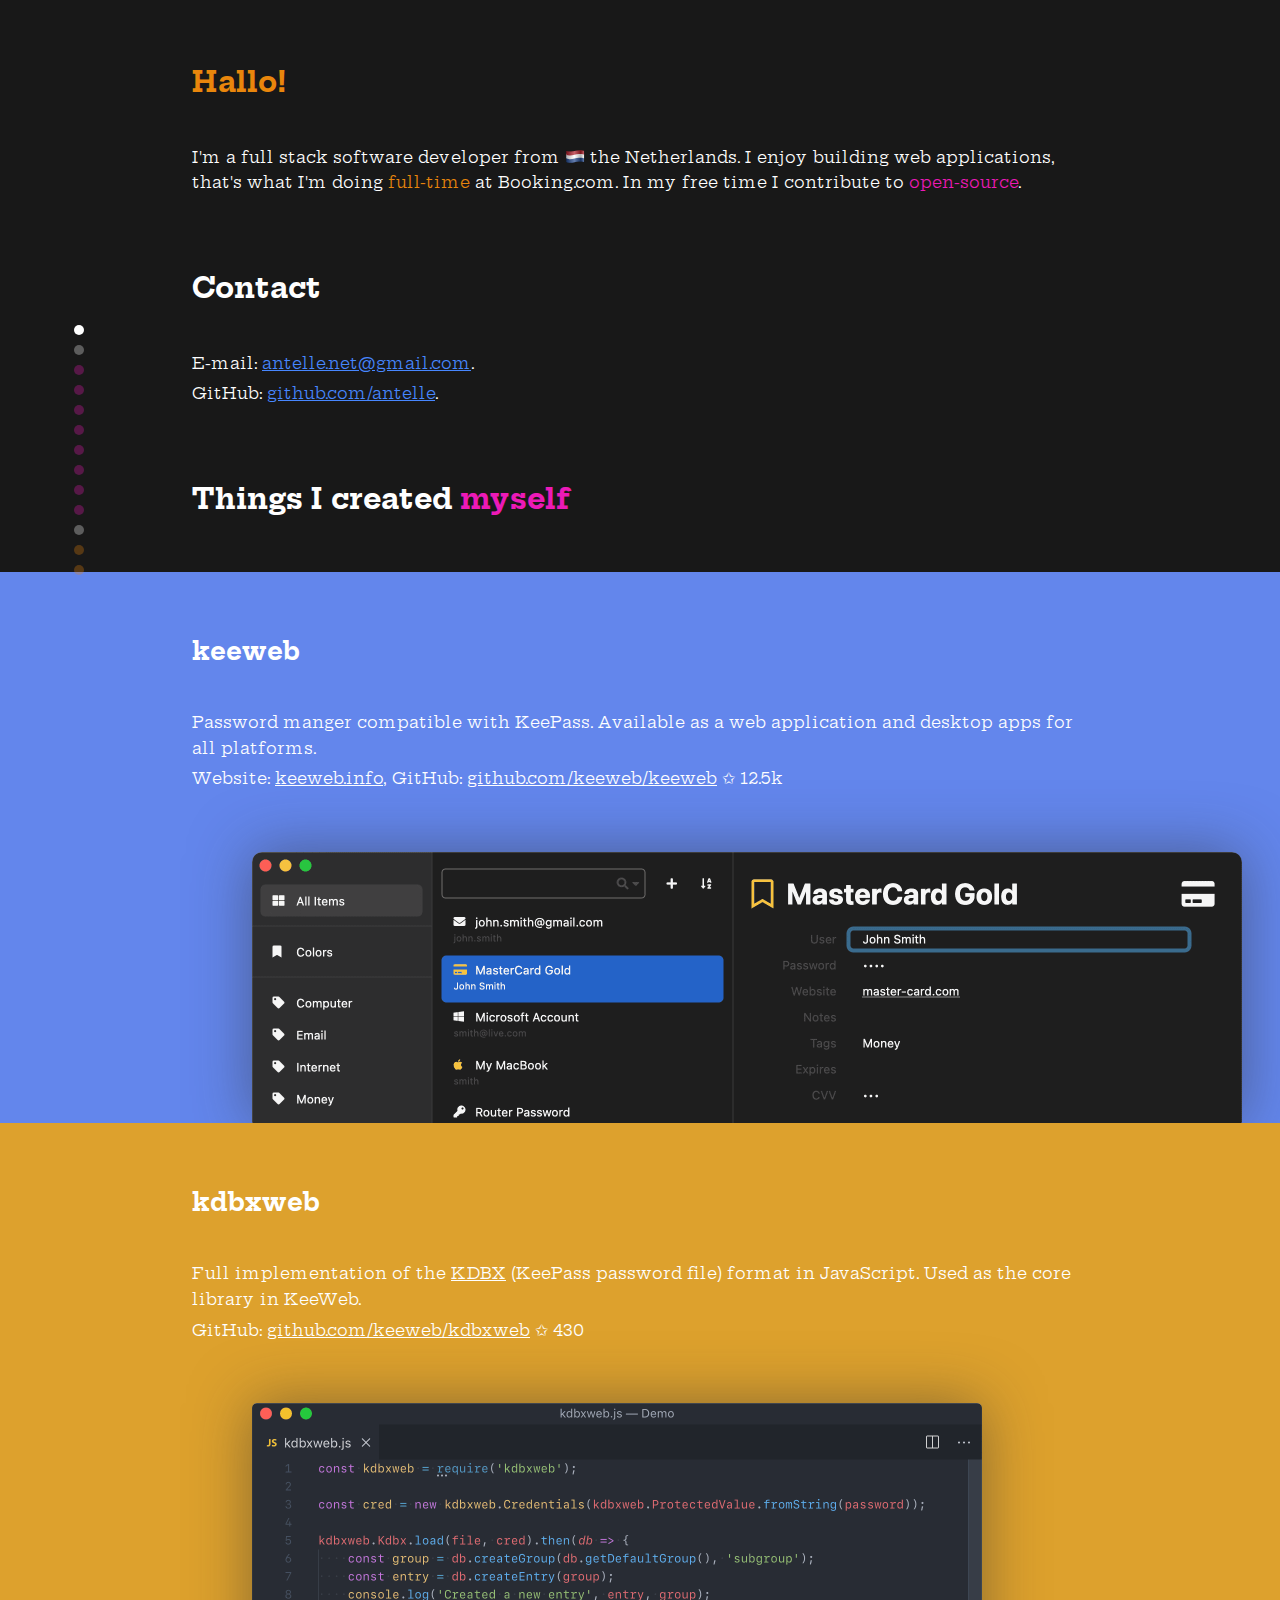
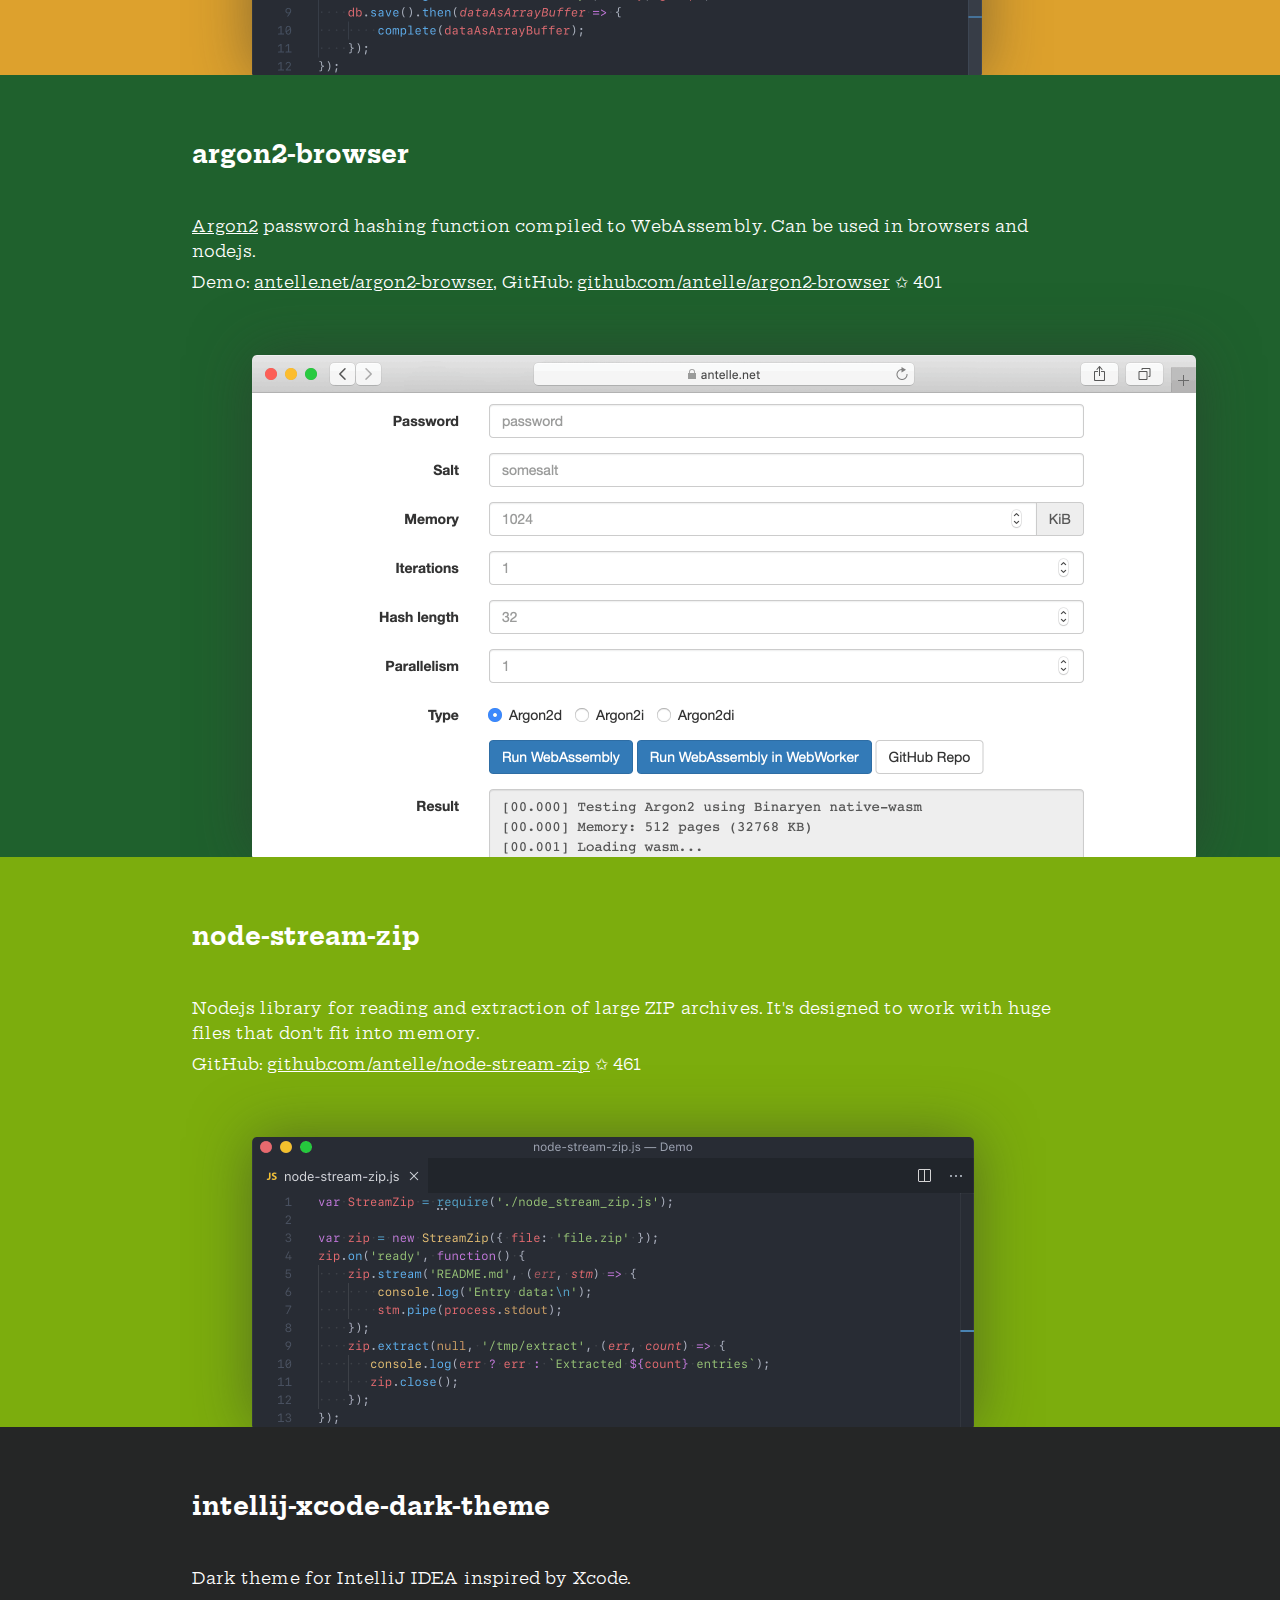
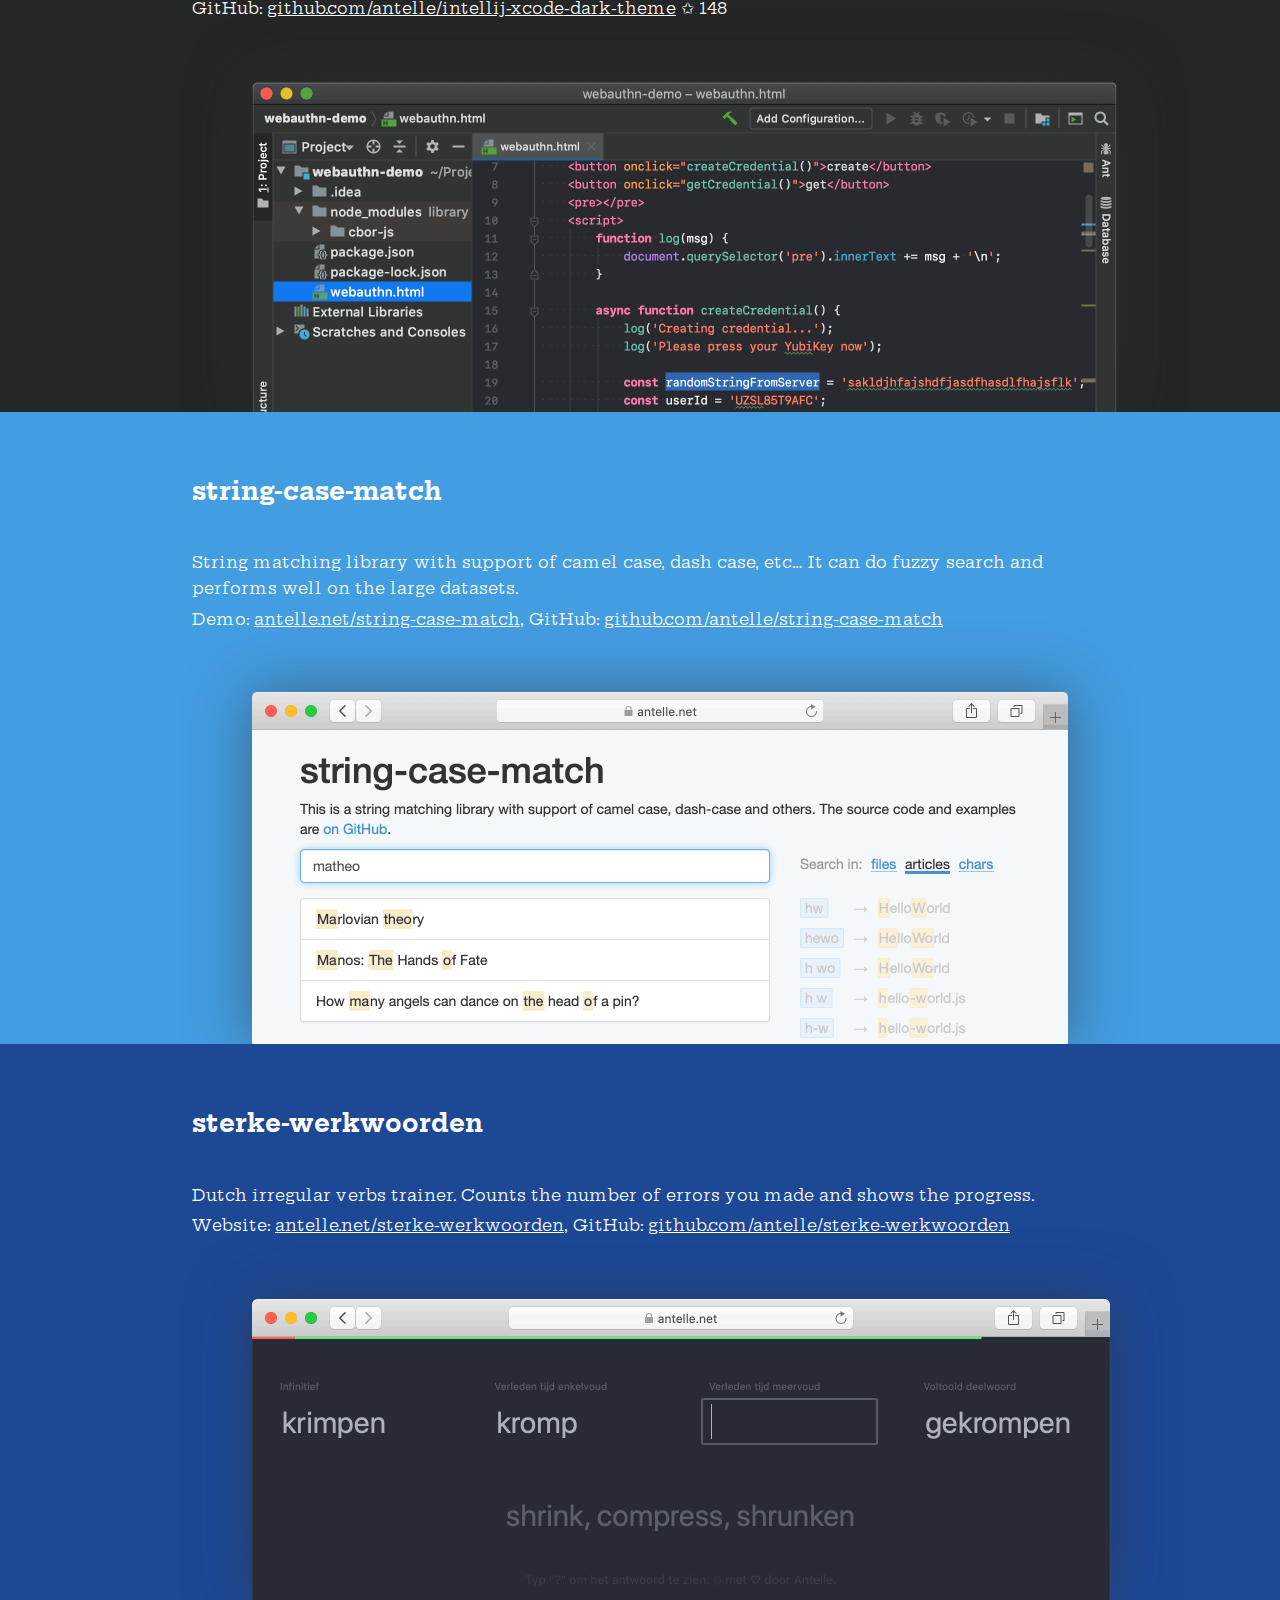
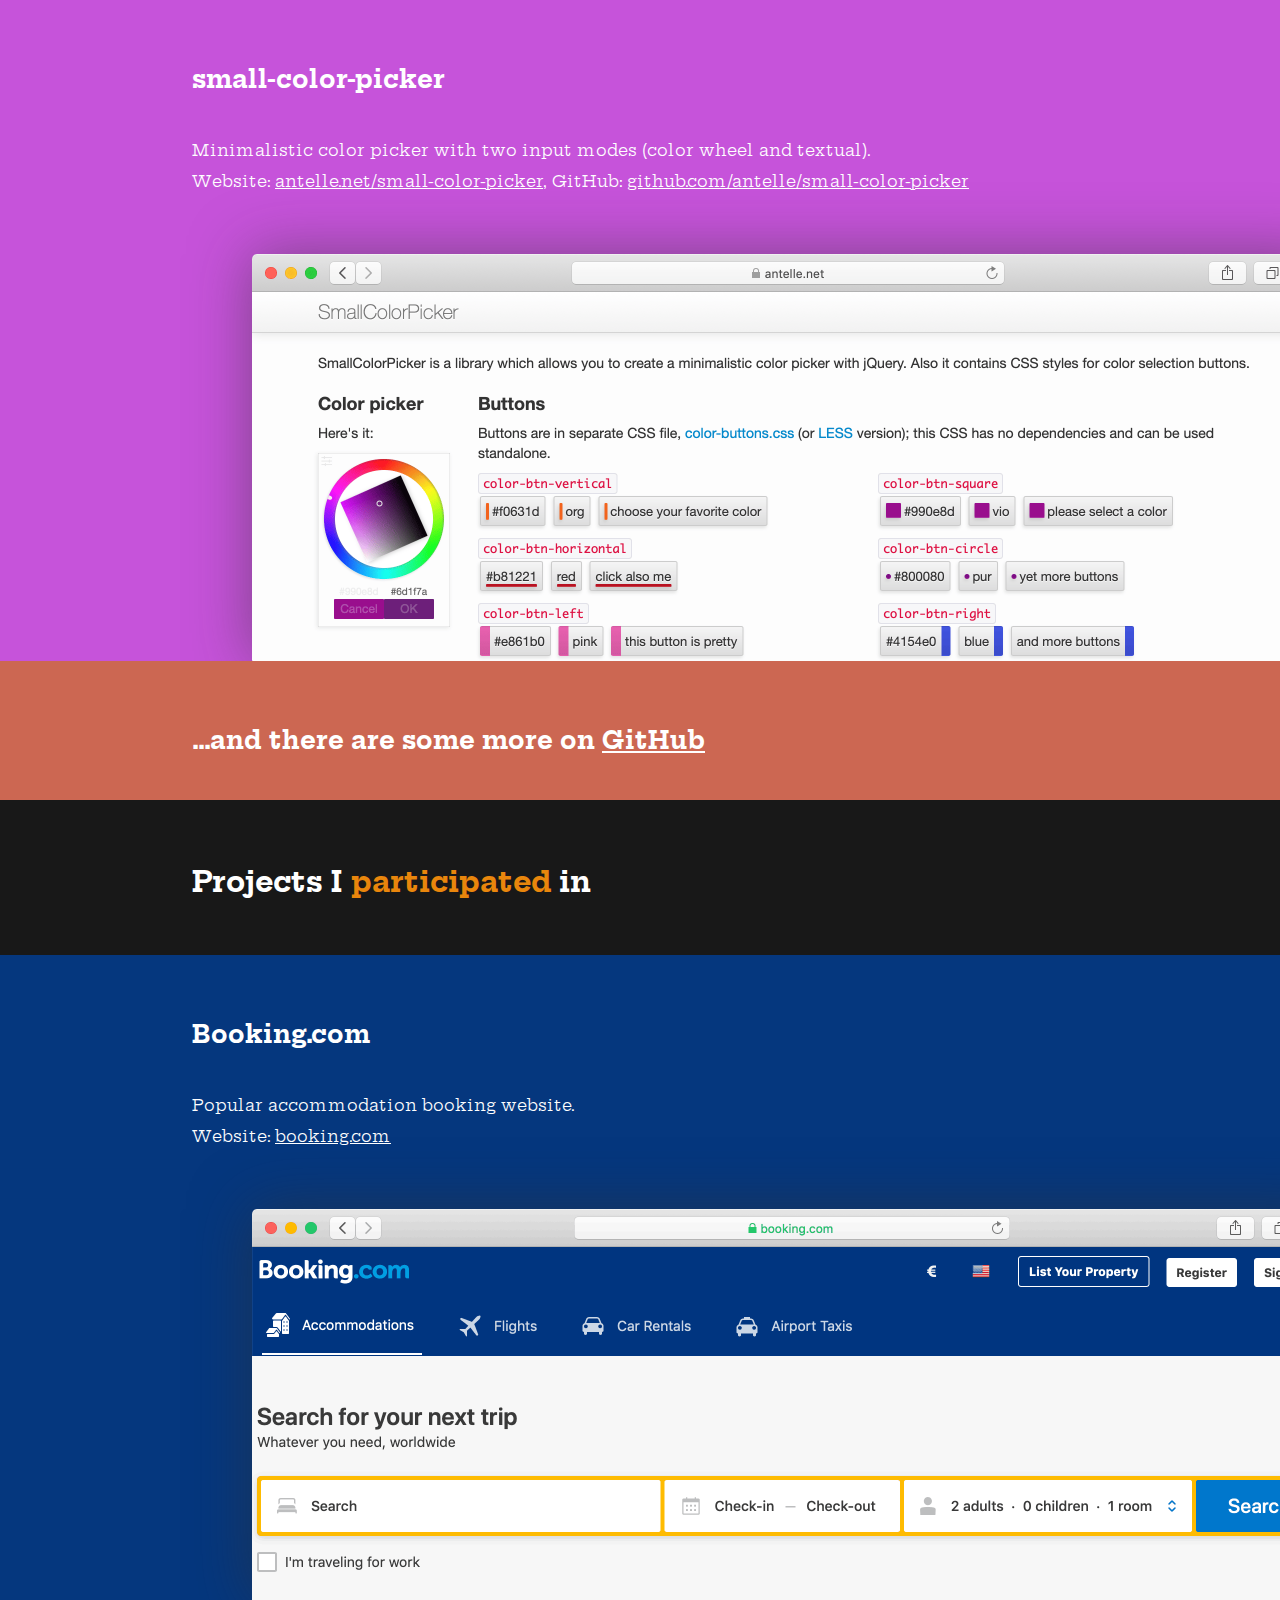
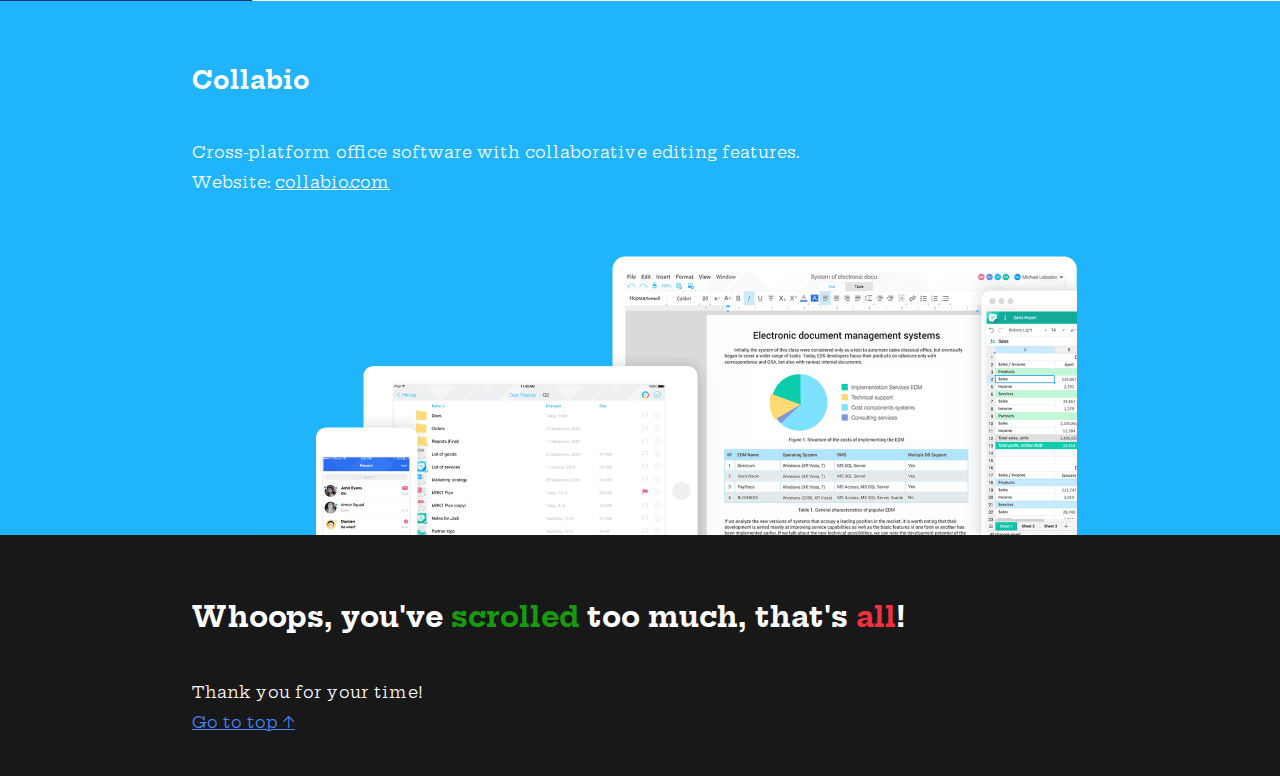
<file: index.html>
<!DOCTYPE html>
<html lang="en">
    <head>
        <title>Antelle.net</title>
        <meta http-equiv="Content-Type" content="text/html; charset=utf-8">
        <meta name="viewport" content="width=device-width, initial-scale=1.0">
        <meta name="description" content="Antelle.net, full stack software developer from the Netherlands, personal website">
        <meta property="og:image" content="https://antelle.net/og-image.png"/>
        <style>
            html, body, div, span, applet, object, iframe,
            h1, h2, h3, h4, h5, h6, p, blockquote, pre,
            a, abbr, acronym, address, big, cite, code,
            del, dfn, em, img, ins, kbd, q, s, samp,
            small, strike, strong, sub, sup, tt, var,
            b, u, i, center,
            dl, dt, dd, ol, ul, li,
            fieldset, form, label, legend,
            table, caption, tbody, tfoot, thead, tr, th, td,
            article, aside, canvas, details, embed,
            figure, figcaption, footer, header, hgroup,
            menu, nav, output, ruby, section, summary,
            time, mark, audio, video {
                margin: 0;
                padding: 0;
                border: 0;
                font-size: 100%;
                font: inherit;
                vertical-align: baseline;
                box-sizing: border-box;
            }
            article, aside, details, figcaption, figure,
            footer, header, hgroup, menu, nav, section {
                display: block;
            }
            body {
                line-height: 1;
            }
            ol, ul {
                list-style: none;
            }
            blockquote, q {
                quotes: none;
            }
            blockquote:before, blockquote:after,
            q:before, q:after {
                content: '';
                content: none;
            }
            table {
                border-collapse: collapse;
                border-spacing: 0;
            }

            @font-face {
                font-family: 'Hepta Slab';
                font-style: normal;
                font-weight: 400;
                font-display: swap;
                src: url([data-uri]) format('woff2');
                unicode-range: U+0000-00FF, U+0131, U+0152-0153, U+02BB-02BC, U+02C6, U+02DA, U+02DC, U+2000-206F, U+2074, U+20AC, U+2122, U+2191, U+2193, U+2212, U+2215, U+FEFF, U+FFFD;
            }
            @font-face {
                font-family: 'Hepta Slab';
                font-style: normal;
                font-weight: 700;
                font-display: swap;
                src: url([data-uri]) format('woff2');
                unicode-range: U+0000-00FF, U+0131, U+0152-0153, U+02BB-02BC, U+02C6, U+02DA, U+02DC, U+2000-206F, U+2074, U+20AC, U+2122, U+2191, U+2193, U+2212, U+2215, U+FEFF, U+FFFD;
            }
            html {
                scroll-behavior: smooth;
            }
            body {
                min-height: 100vh;
                background: #181818;
                font-family: 'Hepta Slab', -apple-system, sans-serif;
                font-size: 16px;
                line-height: 1.6;
                color: white;
            }
            h1 {
                font-size: 28px;
                font-weight: bold;
                margin: 50px 0 40px;
            }
            h2 {
                font-size: 24px;
                font-weight: bold;
                margin: 50px 0 40px;
            }
            ul {
                list-style: disc;
            }
            li {
                margin-left: 20px;
            }
            a {
                color: #4787ff;
                text-decoration: underline;
                cursor: pointer;
            }
            p {
                margin-top: 5px;
            }
            img {
                display: block;
            }
            article {
                padding: 10px 15% 10px;
                overflow-x: hidden;
            }
            article.project {
                padding-top: 10px;
                padding-bottom: 0;
            }
            .project a {
                color: #fff;
            }
            .project img {
                margin: 60px 60px 0;
                box-shadow: 0 0 60px 0 rgba(50, 50, 50, 0.5);
                border-radius: 5px 5px 1px 1px;
            }
            .project img.big-sur {
                border-radius: 10px 10px 1px 1px;
            }
            .project img.no-shadow {
                box-shadow: none;
            }
            .scroll-to-top {
                display: inline-block;
                margin-bottom: 30px;
            }
            .color-open-source {
                color: #ec1ab7;
            }
            .color-work {
                color: #e9860c;
            }
            .bullets {
                position: fixed;
                left: 5%;
                top: 50%;
                transform: translateY(-50%);
            }
            .bullet {
                display: block;
                border-radius: 10px;
                width: 10px;
                height: 10px;
                margin: 10px;
                background: #fff;
                opacity: 0.3;
                transition: opacity 300ms ease-in;
            }
            .bullet.active {
                opacity: 1;
            }
            .bullet.color-open-source {
                background: #ec1ab7;
            }
            .bullet.color-work {
                background: #e9860c;
            }

            @media only screen and (max-width: 812px) {
                h1 {
                    margin: 15px 0 15px;
                }
                article {
                    padding: 10px 10% 10%;
                }
                .scroll-to-top {
                    margin-bottom: 10px;
                }
                .bullets {
                    display: none;
                }
            }
        </style>
    </head>
    <body>
        <div>
            <section id="about">
                <article>
                    <h1 class="color-work">Hallo!</h1>
                    <p>I'm a full stack software developer from
                        <svg class="flag-img" width="20" height="14" viewBox="0 100 500 300" xmlns="http://www.w3.org/2000/svg"><path d="M34 399.003s6.871 12.255 75 20.999c65.273 8.376 161.747-26.41 241-33.999 67.511-6.466 126 13 126 13v-137s-39.856-15.942-78-18.002c-68.147-3.682-165.58 26.078-246 34.001C88.813 284.227 34 262 34 262v137.003z" fill="#21468b"/><path d="M34 309.003s6.871 12.255 75 20.999c65.273 8.376 161.747-26.41 241-34 67.511-6.465 126 13.001 126 13.001v-115S436.144 178.061 398 176c-68.147-3.681-165.58 26.078-246 34.001-63.187 6.226-118-15.998-118-15.998v115z" fill="#fff"/><path d="M34 216.004s6.871 12.255 75 20.999c65.273 8.375 161.747-26.41 241-34 67.511-6.465 126 13.001 126 13.001v-93.958s-39.856-15.939-78-18c-68.147-3.681-165.58 26.078-246 34.001-63.187 6.226-118-16.043-118-16.043v94z" fill="#ae1d28"/><defs><linearGradient id="a" gradientUnits="userSpaceOnUse" x1="33.947" y1="257.67" x2="478.947" y2="257.67"><stop offset="0"/><stop offset=".448" stop-color="#fff"/><stop offset=".817"/><stop offset="1" stop-color="#fff"/></linearGradient></defs><path d="M34 399.004s6.871 12.255 75 20.999c65.273 8.375 161.747-26.41 241-34 67.511-6.465 126 13.001 126 13.001V122.001s-39.856-15.939-78-18c-68.147-3.681-165.58 26.078-246 34.001-63.187 6.226-118-16.998-118-16.998v278z" fill-opacity=".302" fill="url(#a)"/></svg>
                        the Netherlands.
                        I enjoy building web applications,
                        that's what I'm doing <span class="color-work">full-time</span> at Booking.com.
                        In my free time I contribute to <span class="color-open-source">open-source</span>.
                    </p>
                </article>
            </section>

            <section id="contact">
                <article>
                    <h1>Contact</h1>
                    <p>E-mail: <a href="" id="email"
                        data-piece="667666626674666662666"
                    >[please enable JavaScript to see the email]</a>.</p>
                    <p>GitHub: <a href="https://github.com/antelle" class="gh"
                        data-piece="1e45cc5ee5407d19ce3fd"
                    >github.com/antelle</a>.</p>
                </article>
                <script id="sc">
                    (function() {
                        var emailEl = document.getElementById('email');
                        var linkEl = document.getElementsByClassName('gh')[0];
                        var pieces = [emailEl.getAttribute('data-piece'), linkEl.getAttribute('data-piece')];
                        var result = '';
                        for (var i = 0; i < pieces[0].length; i++) {
                            result += String.fromCharCode(parseInt(pieces[0].charAt(i) + pieces[1].charAt(i), 16));
                        }
                        emailEl.innerHTML = result;
                        emailEl.href = 'mailto:' + result;
                        emailEl.removeAttribute('data-piece');
                        linkEl.removeAttribute('data-piece');
                        linkEl.removeAttribute('class');
                    }());
                </script>
            </section>

            <article id="open-source">
                <h1>Things I created <span class="color-open-source">myself</span></h1>
            </article>
        </div>

        <section>
            <article id="keeweb" class="project" style="background-color: #6386ec">
                <h2>keeweb</h2>
                <p>Password manger compatible with KeePass. Available as a web application
                    and desktop apps for all platforms.</p>
                <p>
                    Website: <a href="https://keeweb.info">keeweb.info</a>,
                    GitHub: <a href="https://github.com/keeweb/keeweb">github.com/keeweb/keeweb</a> ✩ 12.5k
                </p>
                <img src="project-keeweb.png" style="width: 990px" alt="project: keeweb" class="big-sur">
            </article>
            <article id="kdbxweb" class="project" style="background-color: #dda12d">
                <h2>kdbxweb</h2>
                <p>
                    Full implementation of the <a href="https://keepass.info/help/kb/kdbx_4.html">KDBX</a>
                    (KeePass password file) format in JavaScript. Used as the core library in KeeWeb.
                </p>
                <p>
                    GitHub: <a href="https://github.com/keeweb/kdbxweb">github.com/keeweb/kdbxweb</a> ✩ 430
                </p>
                <img src="project-kdbxweb.png" style="width: 730px" alt="project: kdbxweb">
            </article>
            <article id="argon2-browser" class="project" style="background-color: #1f612d">
                <h2>argon2-browser</h2>
                <p>
                    <a href="https://github.com/p-h-c/phc-winner-argon2">Argon2</a> password hashing function compiled to WebAssembly.
                    Can be used in browsers and node.js.
                </p>
                <p>
                    Demo: <a href="https://antelle.net/argon2-browser">antelle.net/argon2-browser</a>,
                    GitHub: <a href="https://github.com/antelle/argon2-browser">github.com/antelle/argon2-browser</a> ✩ 401
                </p>
                <img src="project-argon2-browser.png" style="width: 944px" alt="project: argon2-browser">
            </article>
            <article id="node-stream-zip" class="project" style="background-color: #7cad0d">
                <h2>node-stream-zip</h2>
                <p>
                    Node.js library for reading and extraction of large ZIP archives. It's designed to work with
                    huge files that don't fit into memory.
                </p>
                <p>
                    GitHub: <a href="https://github.com/antelle/node-stream-zip">github.com/antelle/node-stream-zip</a> ✩ 461
                </p>
                <img src="project-node-stream-zip.png" style="width: 722px" alt="project: node-stream-zip">
            </article>
            <article id="intellij-xcode-dark-theme" class="project" style="background-color: #252626">
                <h2>intellij-xcode-dark-theme</h2>
                <p>
                    Dark theme for IntelliJ IDEA inspired by Xcode.
                </p>
                <p>
                    GitHub: <a href="https://github.com/antelle/intellij-xcode-dark-theme">github.com/antelle/intellij-xcode-dark-theme</a> ✩ 148
                </p>
                <img src="project-intellij-xcode-dark-theme.png" style="width: 865px" alt="project: intellij-xcode-dark-theme">
            </article>
            <article id="string-case-match" class="project" style="background-color: #439de1">
                <h2>string-case-match</h2>
                <p>
                    String matching library with support of camel case, dash case, etc… It can do fuzzy search
                    and performs well on the large datasets.
                </p>
                <p>
                    Demo: <a href="https://antelle.net/string-case-match">antelle.net/string-case-match</a>,
                    GitHub: <a href="https://github.com/antelle/string-case-match">github.com/antelle/string-case-match</a>
                </p>
                <img src="project-string-case-match.png" style="width: 816px" alt="project: string-case-match">
            </article>
            <article id="sterke-werkwoorden" class="project" style="background-color: #1d4896">
                <h2>sterke-werkwoorden</h2>
                <p>
                    Dutch irregular verbs trainer. Counts the number of errors you made and shows the progress.
                </p>
                <p>
                    Website: <a href="https://antelle.net/sterke-werkwoorden">antelle.net/sterke-werkwoorden</a>,
                    GitHub: <a href="https://github.com/antelle/sterke-werkwoorden">github.com/antelle/sterke-werkwoorden</a>
                </p>
                <img src="project-sterke-werkwoorden.png" style="width: 858px" alt="project: sterke-werkwoorden">
            </article>
            <article id="small-color-picker" class="project" style="background-color: #c653da">
                <h2>small-color-picker</h2>
                <p>
                    Minimalistic color picker with two input modes (color wheel and textual).
                </p>
                <p>
                    Website: <a href="https://antelle.net/small-color-picker">antelle.net/small-color-picker</a>,
                    GitHub: <a href="https://github.com/antelle/small-color-picker">github.com/antelle/small-color-picker</a>
                </p>
                <img src="project-small-color-picker.png" style="width: 1072px" alt="project: small-color-picker">
            </article>
            <article class="project" style="background-color: #cc6752">
                <h2>...and there are some more on <a href="https://github.com/antelle">GitHub</a></h2>
            </article>
        </section>

        <section>
            <article id="work">
                <h1>Projects I <span class="color-work">participated</span> in</h1>
            </article>

            <article id="booking-com" class="project" style="background-color: #05377e">
                <h2>Booking.com</h2>
                <p>
                    Popular accommodation booking website.
                </p>
                <p>
                    Website: <a href="https://booking.com">booking.com</a>
                </p>
                <img src="project-booking-com.png" style="width: 1080px" alt="project: booking.com">
            </article>
            <article id="collabio" class="project" style="background-color: #1fB4fb">
                <h2>Collabio</h2>
                <p>
                    Cross-platform office software with collaborative editing features.
                </p>
                <p>
                    Website: <a href="https://collabio.com">collabio.com</a>
                </p>
                <img src="project-collabio.png" style="width: 825px" class="no-shadow" alt="project: collabio">
            </article>
        </section>

        <section>
            <article id="end">
                <h1>Whoops, you've <span style="color: rgba(25,168,13,0.91)">scrolled</span> too much,
                    that's <span style="color: #f1313e">all</span>!</h1>
                <p>Thank you for your time!</p>
                <p>
                    <a class="scroll-to-top">Go to top ↑</a>
                </p>
            </article>
        </section>

        <div class="bullets">
            <a class="bullet active" href="#about" title="About"></a>
            <a class="bullet" href="#open-source" title="Open-source"></a>
            <a class="bullet color-open-source" href="#keeweb" title="keeweb"></a>
            <a class="bullet color-open-source" href="#kdbxweb" title="kdbxweb"></a>
            <a class="bullet color-open-source" href="#argon2-browser" title="argon2-browser"></a>
            <a class="bullet color-open-source" href="#node-stream-zip" title="node-stream-zip"></a>
            <a class="bullet color-open-source" href="#intellij-xcode-dark-theme" title="intellij-xcode-dark-theme"></a>
            <a class="bullet color-open-source" href="#string-case-match" title="string-case-match"></a>
            <a class="bullet color-open-source" href="#sterke-werkwoorden" title="sterke-werkwoorden"></a>
            <a class="bullet color-open-source" href="#small-color-picker" title="small-color-picker"></a>
            <a class="bullet" href="#work" title="Work"></a>
            <a class="bullet color-work" href="#booking-com" title="Booking.com"></a>
            <a class="bullet color-work" href="#collabio" title="Collabio"></a>
        </div>

        <script>
            (function() {
                document.querySelector('.scroll-to-top').addEventListener('click', function (e) {
                    e.preventDefault();
                    window.scrollTo(0, 0);
                });

                if (window.getComputedStyle(document.querySelector('.bullets')).display !== 'none') {
                    var bullets = [];
                    var bulletEls = document.querySelectorAll('.bullets .bullet');
                    for (var i = 0; i < bulletEls.length; i++) {
                        var bullet = bulletEls[i];
                        if (bullet.hash) {
                            var section = document.querySelector(bullet.hash);
                            if (section) {
                                bullets.push({bullet: bullet, section: section});
                            }
                        }
                    }

                    var activeBullet = 0;
                    document.addEventListener('scroll', function () {
                        for (var i = 0; i < bullets.length; i++) {
                            var bulletConfig = bullets[i];
                            var clientRect = bulletConfig.section.getBoundingClientRect();
                            if (Math.round(clientRect.top) <= 0 && Math.round(clientRect.bottom) > 0) {
                                if (activeBullet !== i) {
                                    bullets[activeBullet].bullet.classList.remove('active');
                                    activeBullet = i;
                                    bulletConfig.bullet.classList.add('active');
                                }
                                break;
                            }
                        }
                    }, {passive: true});
                }
            }());
        </script>
    </body>
</html>
</file>
